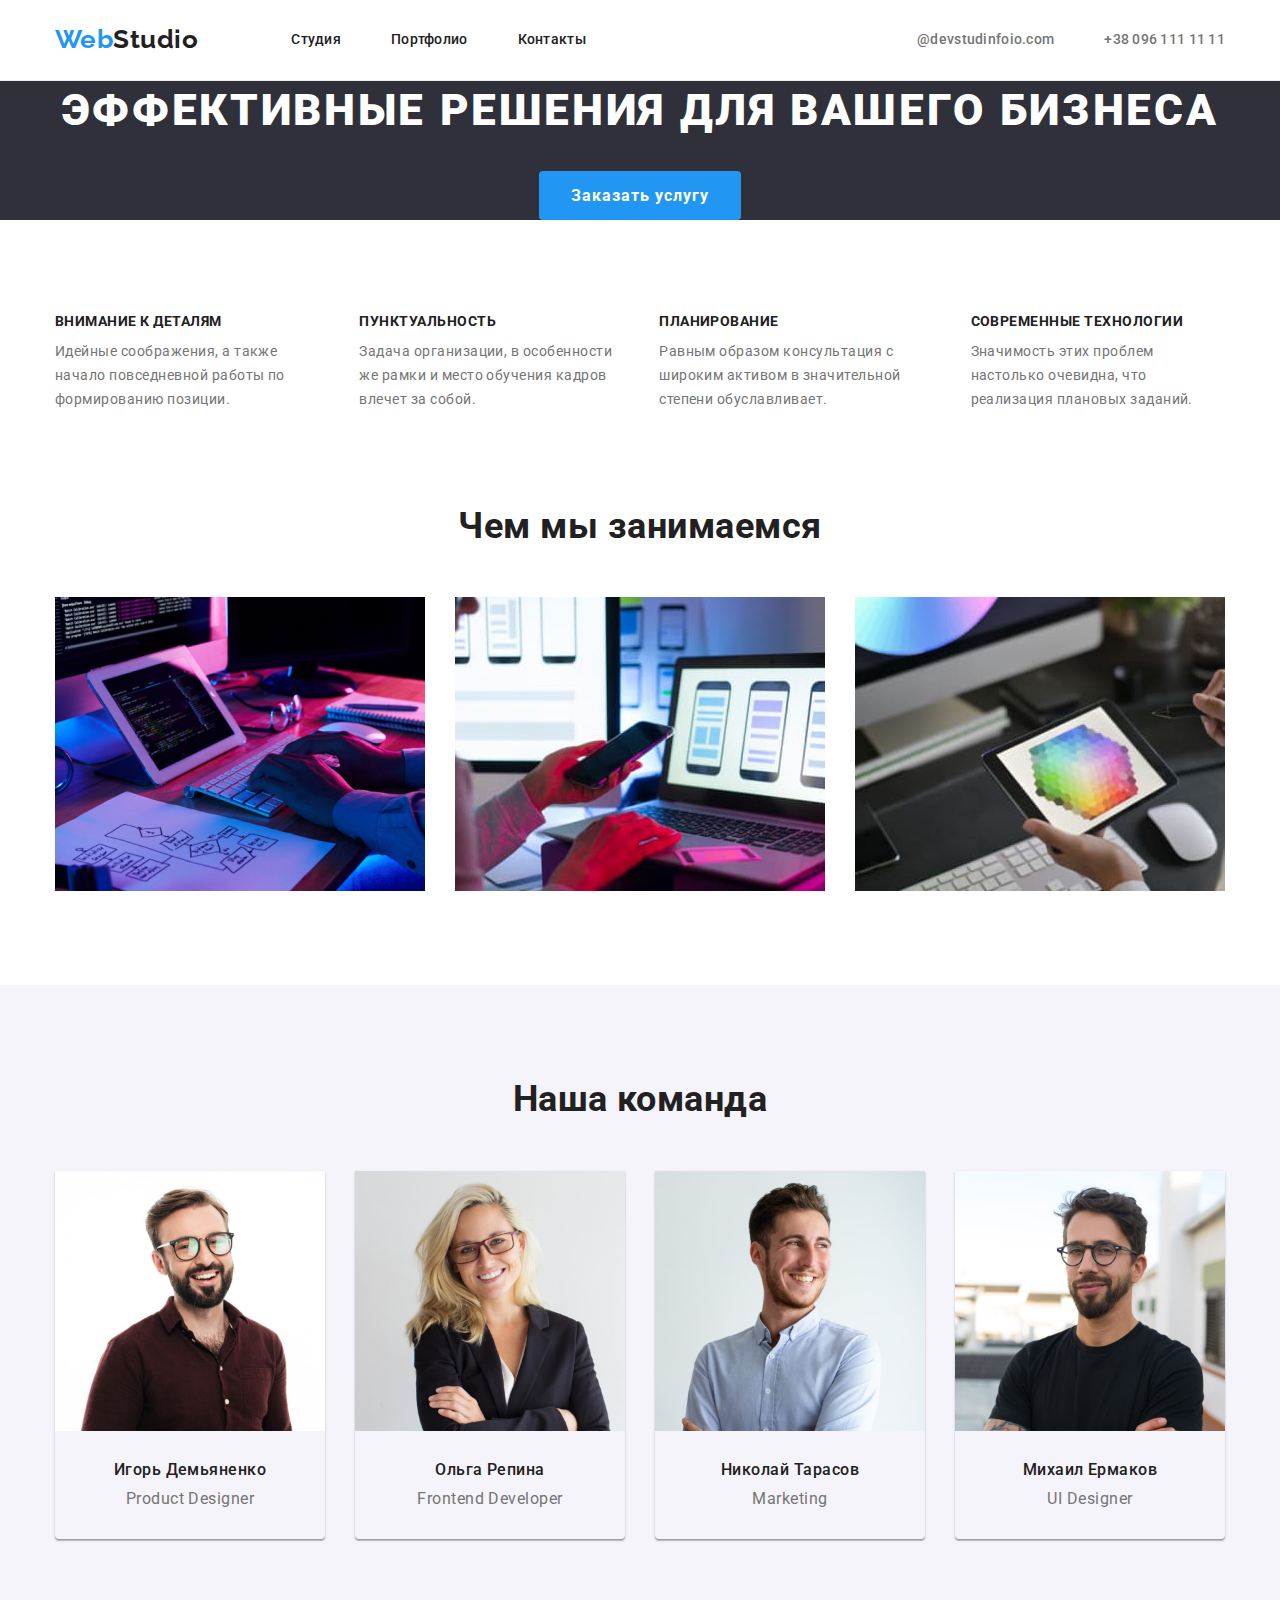
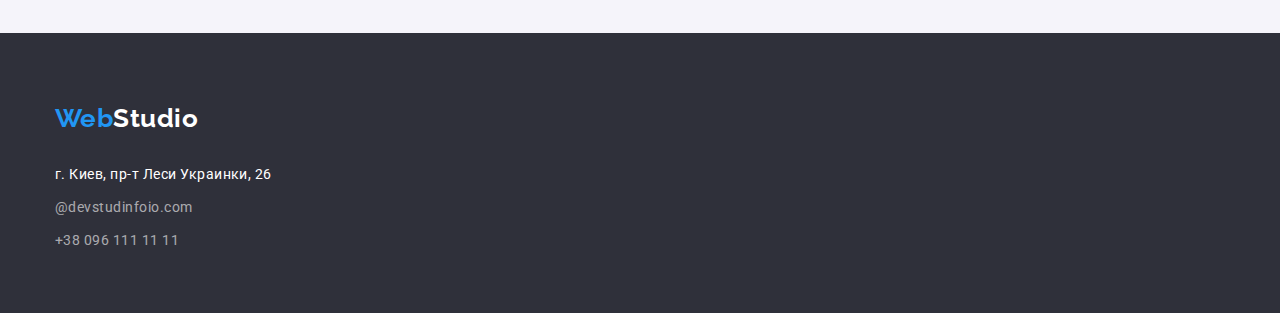
<file: index.html>
<!DOCTYPE html>
<html lang="en">
<head>
    <meta charset="UTF-8">
    <meta http-equiv="X-UA-Compatible" content="IE=edge">
    <meta name="viewport" content="width=device-width, initial-scale=1.0">
    <title>Document</title>
    <link rel="preconnect" href="https://fonts.googleapis.com">
    <link rel="preconnect" href="https://fonts.gstatic.com" crossorigin>
    <link href="https://fonts.googleapis.com/css2?family=Raleway:wght@700&family=Roboto:wght@400;500;700;900&display=swap" rel="stylesheet">
    <link rel="stylesheet" href="https://cdnjs.cloudflare.com/ajax/libs/modern-normalize/1.1.0/modern-normalize.min.css">
    <link rel="stylesheet" href="./css/styles.css">
</head>
<body>
    <header class="page-header">
        <div class="container flex-box">
            <nav class="page-nav">
                <a href="./index.html" class="logo"><span class="logo-web">Web</span>Studio</a>
                <ul class="nav-list list">
                    <li class="nav-item"><a href="./index.html">Студия</a></li>
                    <li class="nav-item"><a href="./portfolio.html">Портфолио</a></li>
                    <li class="nav-item"><a href="">Контакты</a></li>
                </ul>
            </nav>
            <ul class="contacts-list list">
                <li class="contact-item"><a href="mailto:@devstudinfoio.com">@devstudinfoio.com</a></li>
                <li class="contact-item"><a href="tel:+380961111111">+38 096 111 11 11</a></li>
            </ul>
        </div>
    </header>
    <main>
        <section class="hero">
            <h1 class="hero-title">Эффективные решения для вашего бизнеса</h1>
            <button type="button" class="hero-btn"> Заказать услугу</button>
        </section>
        <section class="description container section"> 
            <ul class="description-list list">
                <li class="description-item">
                    <h3 class="description-title">Внимание к деталям</h3>
                    <p class="description-text">Идейные соображения, а также начало повседневной работы по формированию позиции.</p>
                </li>
                <li class="description-item">
                    <h3 class="description-title">Пунктуальность</h3>
                    <p class="description-text">Задача организации, в особенности же рамки и место обучения кадров влечет за собой.</p>
                </li>
                <li class="description-item">
                    <h3 class="description-title">Планирование</h3>
                    <p class="description-text">Равным образом консультация с широким активом в значительной степени обуславливает.</p>
                </li>
                <li class="description-item">
                    <h3 class="description-title">Современные технологии</h3>
                    <p class="description-text">Значимость этих проблем настолько очевидна, что реализация плановых заданий.</p>
                </li>
            </ul>
        </section>
        <section class="work container ">
            <h2 class="work-title">Чем мы занимаемся</h2>
            <ul class="work-title-list list">
                <li class="work-img"><img src="./images/img.jpg" alt="Програміст набераэ код на iMac" width="370" height="294">
                </li>
                <li class="work-img"><img src="./images/img-1.jpg" alt="Людина з телефоном в руках" width="370" height="294">
                </li>
                <li class="work-img"><img src="./images/img-2.jpg" alt="Планшет з відкритою пілітрою" width="370" height="294">
                </li>
            </ul>
        </section>
        <section class="team section">
            <div class="container">
                <h2 class="team-title">Наша команда</h2>
                <ul class="team-list list">
                    <li class="team-box">
                        <img src="./images/img-3.jpg" alt="Игорь Демьяненко" width="270" height="260">
                        <div class="team-container">
                            <h3 class="team-name">Игорь Демьяненко</h3>
                            <p class="team-text">Product Designer</p>
                        </div>   
                    </li>
                    <li class="team-box">
                        <img src="./images/img-4.jpg" alt="Ольга Репина" width="270" height="260">
                        <div class="team-container">
                            <h3 class="team-name">Ольга Репина</h3>
                            <p class="team-text">Frontend Developer</p>
                        </div>
                    </li>
                    <li class="team-box">
                        <img src="./images/img-5.jpg" alt="Николай Тарасов" width="270" height="260">
                        <div class="team-container">
                            <h3 class="team-name">Николай Тарасов</h3>
                            <p class="team-text">Marketing</p>
                        </div>
                    </li>
                    <li class="team-box">
                        <img src="./images/img-6.jpg" alt="Михаил Ермаков" width="270" height="260">
                        <div class="team-container">
                            <h3 class="team-name">Михаил Ермаков</h3>
                            <p class="team-text">UI Designer</p>
                        </div>
                    </li>
                </ul>
            </div>
        </section>
    </main> 
    <footer class="footer">
        <div class="container footer-box">
            <a href="./index.html" class="footer-logo"><span class="footer-logo-web">Web</span>Studio</a>
            <address class="contact">
                <p class="footer-location">г. Киев, пр-т Леси Украинки, 26</p>
                <a href="mailto:@devstudinfoio.com" class="footer-contact">@devstudinfoio.com</a>
                <a href="tel:+380961111111" class="footer-contact">+38 096 111 11 11</a>
            </address>
        </div>
    </footer> 
</body>
</html>
</file>
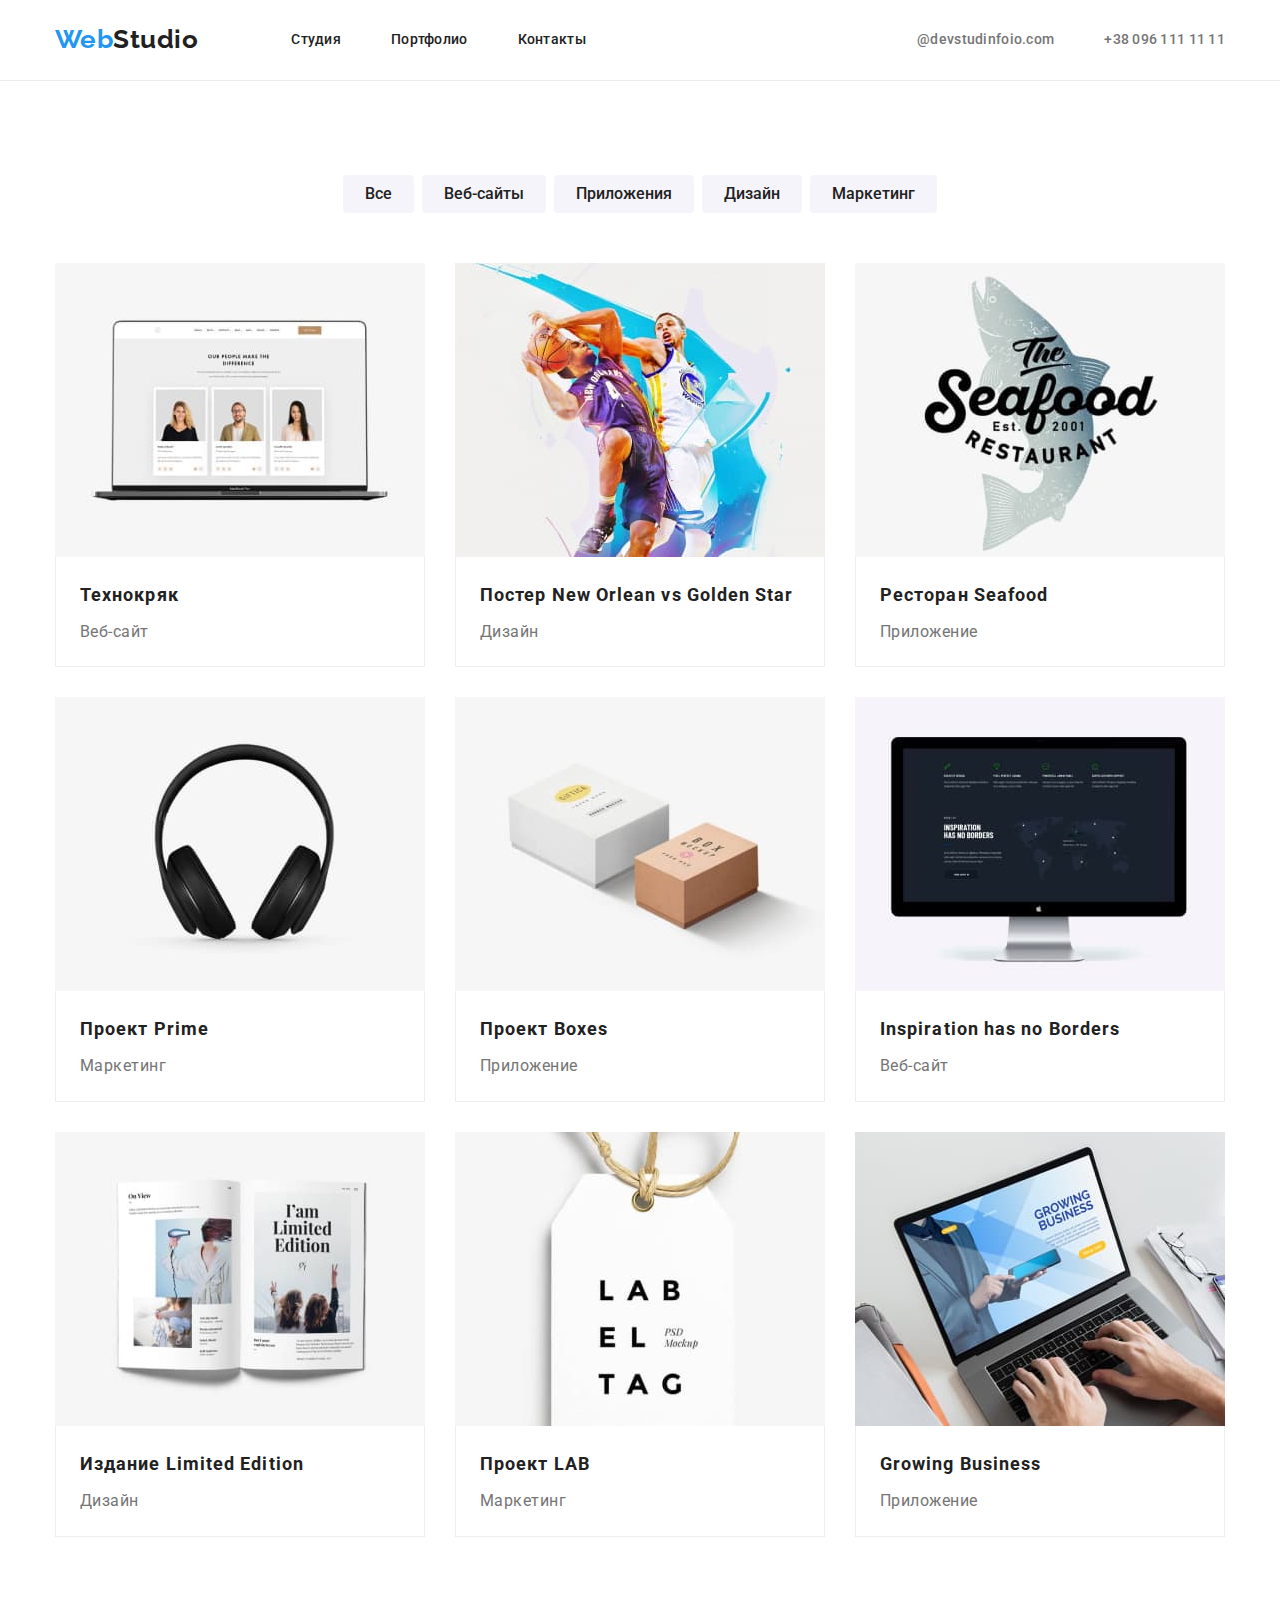
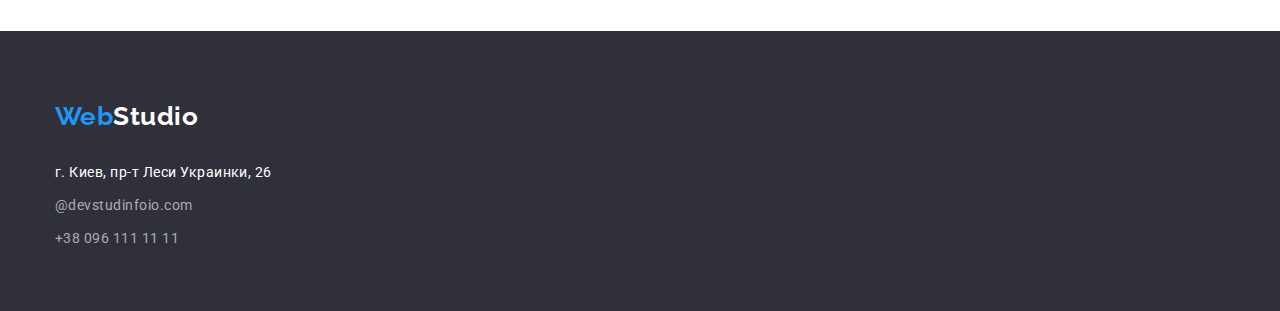
<file: portfolio.html>
<!DOCTYPE html>
<html lang="en">
<head>
    <meta charset="UTF-8">
    <meta http-equiv="X-UA-Compatible" content="IE=edge">
    <meta name="viewport" content="width=device-width, initial-scale=1.0">
    <title>Document</title>
    <link rel="preconnect" href="https://fonts.googleapis.com">
    <link rel="preconnect" href="https://fonts.gstatic.com" crossorigin>
    <link href="https://fonts.googleapis.com/css2?family=Raleway:wght@700&family=Roboto:wght@400;500;700;900&display=swap" rel="stylesheet">
    <link rel="stylesheet" href="https://cdnjs.cloudflare.com/ajax/libs/modern-normalize/1.1.0/modern-normalize.min.css">
    <link rel="stylesheet" href="./css/styles.css">
</head>
<body>
    <header class="page-header">
        <div class="container flex-box">
            <nav class="page-nav">
                <a href="./index.html" class="logo"><span class="logo-web">Web</span>Studio</a>
                <ul class="nav-list list">
                    <li class="nav-item"><a href="./index.html">Студия</a></li>
                    <li class="nav-item"><a href="./portfolio.html">Портфолио</a></li>
                    <li class="nav-item"><a href="">Контакты</a></li>
                </ul>
            </nav>
            <ul class="contacts-list list">
                <li class="contact-item"><a href="mailto:@devstudinfoio.com">@devstudinfoio.com</a></li>
                <li class="contact-item"><a href="tel:+380961111111">+38 096 111 11 11</a></li>
            </ul>
        </div>
    </header>
    <main>
        <!-- Фільтер портфоліо-->
        <section class="section container">
            <!--Скритий заголовок H1-->
            <h1 class="title-portfolio">Портфоліо</h1> 
            <ul class="filter-list list">
                <li class="item-btn"><button type="button" class="filter-btn">Все</button></li>
                <li class="item-btn"><button type="button" class="filter-btn">Веб-сайты</button></li>
                <li class="item-btn"><button type="button" class="filter-btn">Приложения</button></li>
                <li class="item-btn"><button type="button" class="filter-btn">Дизайн</button></li>
                <li class="item-btn"><button type="button" class="filter-btn">Маркетинг</button></li>
            </ul>
        
            <!-- Приклаби портфоліо --> 
        
            <ul class="example-list list">
                <li class="example-item">
                    <a href="">
                        <img src="./images/img-7.jpg" alt="Ноутбук" width="370" height="294">
                        <div class="ex-box">
                            <h2 class="example-title">Технокряк</h2>
                            <p class="example-text">Веб-сайт</p>
                        </div>
                    </a>
                </li>
                <li class="example-item">
                   <a href="">
                        <img src="./images/img-8.jpg" alt="Два баскетболіста" width="370" height="294">
                        <div class="ex-box">
                            <h2 class="example-title">Постер New Orlean vs Golden Star</h2>
                            <p class="example-text">Дизайн</p>
                        </div>
                    </a>
                </li>
                <li class="example-item">
                    <a href="">
                        <img src="./images/img-9.jpg" alt="Логотип ресторана" width="370" height="294">
                        <div class="ex-box">
                            <h2 class="example-title">Ресторан Seafood</h2>
                            <p class="example-text">Приложение</p>
                        </div>
                    </a>
                </li>
                <li class="example-item">
                    <a href="">
                        <img src="./images/img-10.jpg" alt="Навушники" width="370" height="294">
                        <div class="ex-box">
                            <h2 class="example-title">Проект Prime</h2>
                            <p class="example-text">Маркетинг</p>
                        </div>
                    </a>
                </li>
                <li class="example-item">
                    <a href="">
                        <img src="./images/img-11.jpg" alt="Дві коробки" width="370" height="294">
                        <div class="ex-box">
                            <h2 class="example-title">Проект Boxes</h2>
                            <p class="example-text">Приложение</p>
                        </div>
                    </a>
                </li>
                <li class="example-item">
                    <a href="">
                        <img src="./images/img-12.jpg" alt="Монітор компютера" width="370" height="294">
                        <div class="ex-box">
                            <h2 class="example-title">Inspiration has no Borders</h2>
                            <p class="example-text">Веб-сайт</p>
                        </div>
                    </a>
                </li>
                <li class="example-item">
                    <a href="">
                        <img src="./images/img-13.jpg" alt="Книга" width="370" height="294">
                        <div class="ex-box">
                            <h2 class="example-title">Издание Limited Edition</h2>
                            <p class="example-text">Дизайн</p>
                        </div>
                    </a>
                </li>
                <li class="example-item">
                    <a href="">
                        <img src="./images/img-14.jpg" alt="Лейбел" width="370" height="294">
                        <div class="ex-box">
                            <h2 class="example-title">Проект LAB</h2>
                            <p class="example-text">Маркетинг</p>
                        </div>
                    </a>
                </li>
                <li class="example-item">
                    <a href="">
                        <img src="./images/img-15.jpg" alt="Людина набираэ текст на ноутбуці" width="370" height="294">
                        <div class="ex-box">
                            <h2 class="example-title">Growing Business</h2>
                            <p class="example-text">Приложение</p>
                        </div>
                    </a>
                </li>
            </ul>
        </section>
    </main>
    <footer class="footer">
        <div class="container footer-box">
            <a href="./index.html" class="footer-logo"><span class="footer-logo-web">Web</span>Studio</a>
            <address class="contact">
                <p class="footer-location">г. Киев, пр-т Леси Украинки, 26</p>
                <a href="mailto:@devstudinfoio.com" class="footer-contact">@devstudinfoio.com</a>
                <a href="tel:+380961111111" class="footer-contact">+38 096 111 11 11</a>
            </address>
        </div>
    </footer>
</body>
</html>
</file>
<file: css/styles.css>
:root {
  --heading-text-color: #212121;
  --text-color: #757575;
  --accent-color: #2196f3;
  --primary-white-color: #ffffff;
}
body {
  background-color: var(--primary-white-color);
  color: var(--heading-text-color);
  font-family: Roboto, sans-serif;
  letter-spacing: 0.03em;
}

h1,
h2,
h3,
p {
  margin-top: 0;
  margin-bottom: 0;
}

img {
  display: block;
  max-width: 100%;
  height: auto;
}

.section {
  padding-top: 94px;
  padding-bottom: 94px;
}

.container {
  width: 1200px;
  margin-left: auto;
  margin-right: auto;
  padding-left: 15px;
  padding-right: 15px;
  /* outline: 2px solid tomato; */
}

/* Logo */
.logo {
  text-decoration: none;
  color: var(--heading-text-color);
  font-family: Raleway, sans-serif;
  font-weight: bold;
  font-size: 26px;
  line-height: 1.2;
}

.list {
  padding: 0%;
  margin: 0;
  list-style: none;
}

.logo-web {
  color: var(--accent-color);
}

/* Header */

.page-header {
  border-bottom: 1px solid #ececec;
}

.page-nav {
  display: flex;
  align-items: center;
}

.flex-box {
  display: flex;
}

.nav-list {
  display: flex;
  margin-left: 93px;
}

/* .nav-list .nav-item:not(:last-child) {
  margin-right: 50px;
} */

.nav-list .nav-item + .nav-item {
  margin-left: 50px;
}

.nav-item a {
  display: block;
  padding-top: 32px;
  padding-bottom: 32px;

  color: var(--heading-text-color);

  text-decoration: none;
  letter-spacing: 0.02em;
  font-weight: 500;
  font-size: 14px;
  line-height: 1.14;
}

.nav-item a:hover,
.nav-item a:focus {
  color: var(--accent-color);
}

.contacts-list {
  display: flex;
  margin-left: auto;
}

.contacts-list .contact-item + .contact-item {
  margin-left: 50px;
}

.contact-item a {
  display: block;
  padding-top: 32px;
  padding-bottom: 32px;

  color: var(--text-color);

  text-decoration: none;
  letter-spacing: 0.02em;
  font-weight: 500;
  font-size: 14px;
  line-height: 1.14;
}

.contact-item a:hover,
.contact-item a:focus {
  color: var(--accent-color);
}

/*Hero */
.hero {
  text-align: center;
}

.hero-title {
  margin-top: 0;
  margin-bottom: 30px;
  color: var(--primary-white-color);
  font-weight: 900;
  font-size: 44px;
  line-height: 1.36;
  letter-spacing: 0.06em;
  text-transform: uppercase;
}

.hero-btn {
  border-radius: 4px;
  padding: 10px 32px;

  background-color: var(--accent-color);
  color: var(--primary-white-color);
  font-weight: bold;
  font-size: 16px;
  line-height: 1.85;
  letter-spacing: 0.06em;
  border: none;
}

/* Hero filter btn */
.filter-btn {
  padding: 6px 22px;

  border: none;
  border-radius: 4px;

  color: var(--heading-text-color);
  background-color: #f5f4fa;
  font-weight: 500;
  font-size: 16px;
  line-height: 1.6;
  font-family: Roboto;
}

.filter-btn:hover,
.filter-btn:focus {
  color: var(--primary-white-color);
  background-color: var(--accent-color);

  box-shadow: 0px 3px 1px rgba(0, 0, 0, 0.1), 0px 1px 2px rgba(0, 0, 0, 0.08),
    0px 2px 2px rgba(0, 0, 0, 0.12);
}

.filter-list {
  display: flex;
  justify-content: center;
  margin-bottom: 50px;
}

.filter-list .item-btn + .item-btn {
  margin-left: 8px;
}

/* Main */

/* Portfolio */

.title-portfolio {
  display: none;
}

/* description */

.description-title {
  margin-bottom: 10px;
  font-weight: bold;
  font-size: 14px;
  line-height: 1.14;
  text-transform: uppercase;
}

.description-text {
  font-size: 14px;
  line-height: 1.7;
}

.description-text,
.team-text,
.example-text {
  color: var(--text-color);
}

.description-list {
  display: flex;
}

.description-list .description-item + .description-item {
  margin-left: 30px;
}

.example-item a {
  text-decoration: none;
}

.example-title {
  margin-bottom: 4px;

  color: var(--heading-text-color);
  font-size: 18px;
  line-height: 2;
  letter-spacing: 0.06em;
}

.example-text {
  font-size: 16px;
  line-height: 1.87;
}

.example-list {
  display: flex;
  flex-wrap: wrap;
  margin-bottom: -30px;
  margin-right: -30px;
}

.example-item {
  margin-bottom: 30px;
  margin-right: 30px;
}

.example-list > .contact-item {
  flex-basis: calc((100% - 60px) / 4);
}

.ex-box {
  padding: 20px 24px;
  background: #ffffff;
  border: 1px solid #eeeeee;
  box-sizing: border-box;
  border-top: none;
}

/* Work */

.work {
  padding-bottom: 94px;
}

.work-title-list {
  display: flex;
}
.work-title-list .work-img + .work-img {
  margin-left: 30px;
}

/* Team */

.team-container {
  padding-top: 30px;
  padding-bottom: 30px;
  text-align: center;
}

.team-list {
  display: flex;
}

.team-list .team-box + .team-box {
  margin-left: 30px;
}

.team {
  background-color: #f5f4fa;
}

.team-box {
  box-shadow: 0px 1px 3px rgba(0, 0, 0, 0.12), 0px 1px 1px rgba(0, 0, 0, 0.14),
    0px 2px 1px rgba(0, 0, 0, 0.2);
  border-radius: 0px 0px 4px 4px;
}

.work-title,
.team-title {
  margin-bottom: 50px;
  font-size: 36px;
  line-height: 1.16;
  text-align: center;
}

.team-name {
  margin-bottom: 10px;

  font-weight: 500;
  font-size: 16px;
  line-height: 1.18;
}

.team-text {
  font-size: 16px;
  line-height: 1.18;
}

/* Footer */

.footer a {
  text-decoration: none;
}

.footer-logo {
  margin-bottom: 20px;
  display: block;

  color: var(--primary-white-color);
  font-family: Raleway, sans-serif;
  font-weight: bold;
  font-size: 26px;
  line-height: 1.93;
}
.footer-location {
  margin-bottom: 9px;

  color: var(--primary-white-color);
  font-size: 14px;
  line-height: 1.71;
}

.footer-logo-web {
  color: var(--accent-color);
}

.footer-contact {
  display: block;
  color: rgba(255, 255, 255, 0.6);
  font-size: 14px;
  line-height: 1.71;
}

.footer-contact:not(:last-child) {
  margin-bottom: 9px;
}

.footer,
.hero {
  background-color: #2f303a;
}

.footer-logo,
.footer-contact,
.footer-location {
  font-style: normal;
}

.footer-box {
  padding-top: 60px;
  padding-bottom: 60px;
}
</file>
